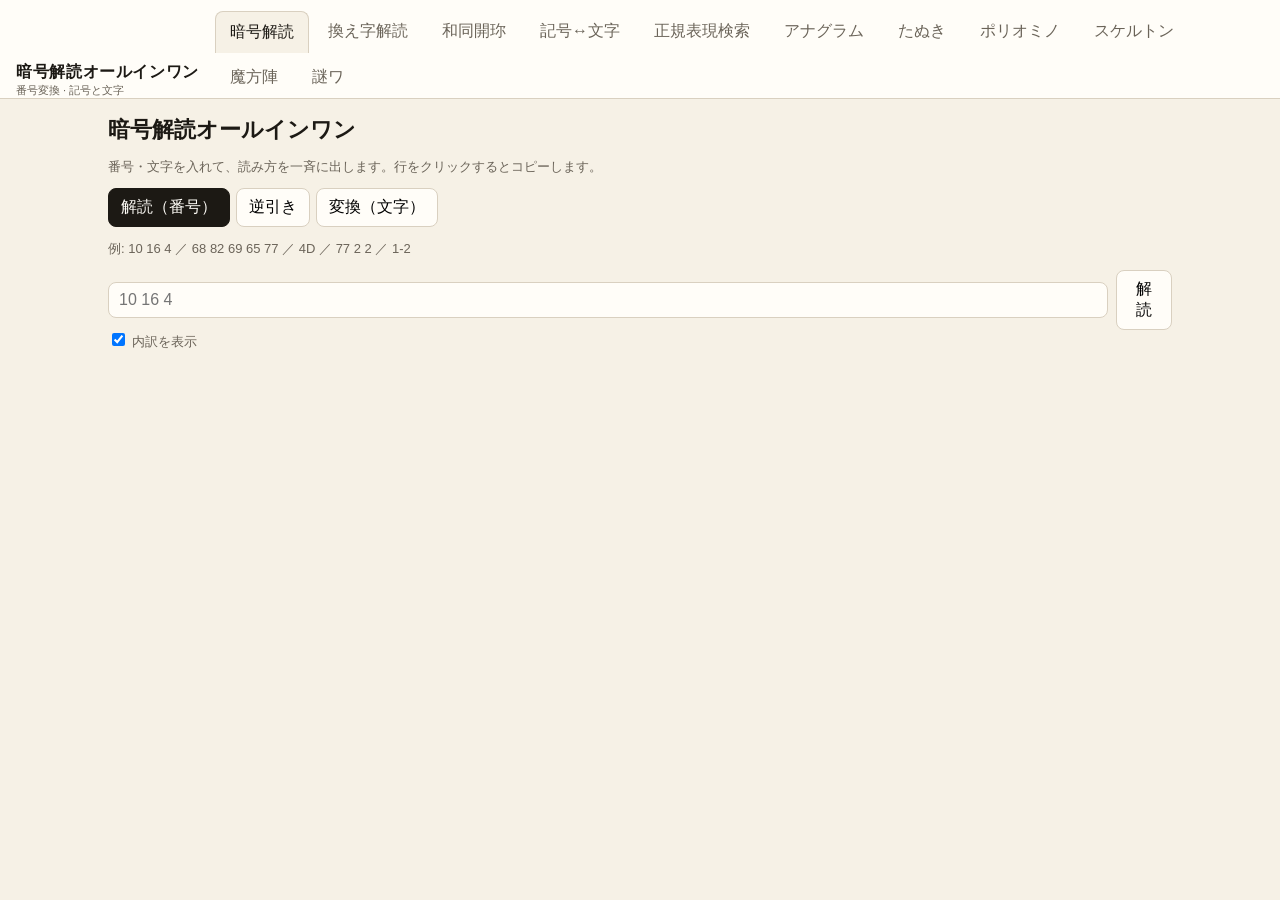
<file: docs/index.html>
<!DOCTYPE html>
<html lang="ja">
<head>
  <meta charset="UTF-8" />
  <meta name="viewport" content="width=device-width, initial-scale=1" />
  <title>ツール箱</title>
  <link rel="stylesheet" href="css/site.css" />
</head>
<body>
  <header class="site-header">
    <div class="site-brand">
      暗号解読オールインワン
      <small>番号変換 · 記号と文字</small>
    </div>
    <nav id="site-tabs" aria-label="ツール一覧"></nav>
  </header>
  <iframe id="tool-frame" title="ツール"></iframe>
  <script src="js/catalog.js?v=20260404r2"></script>
  <script src="js/shell.js?v=20260404r2"></script>
</body>
</html>
</file>
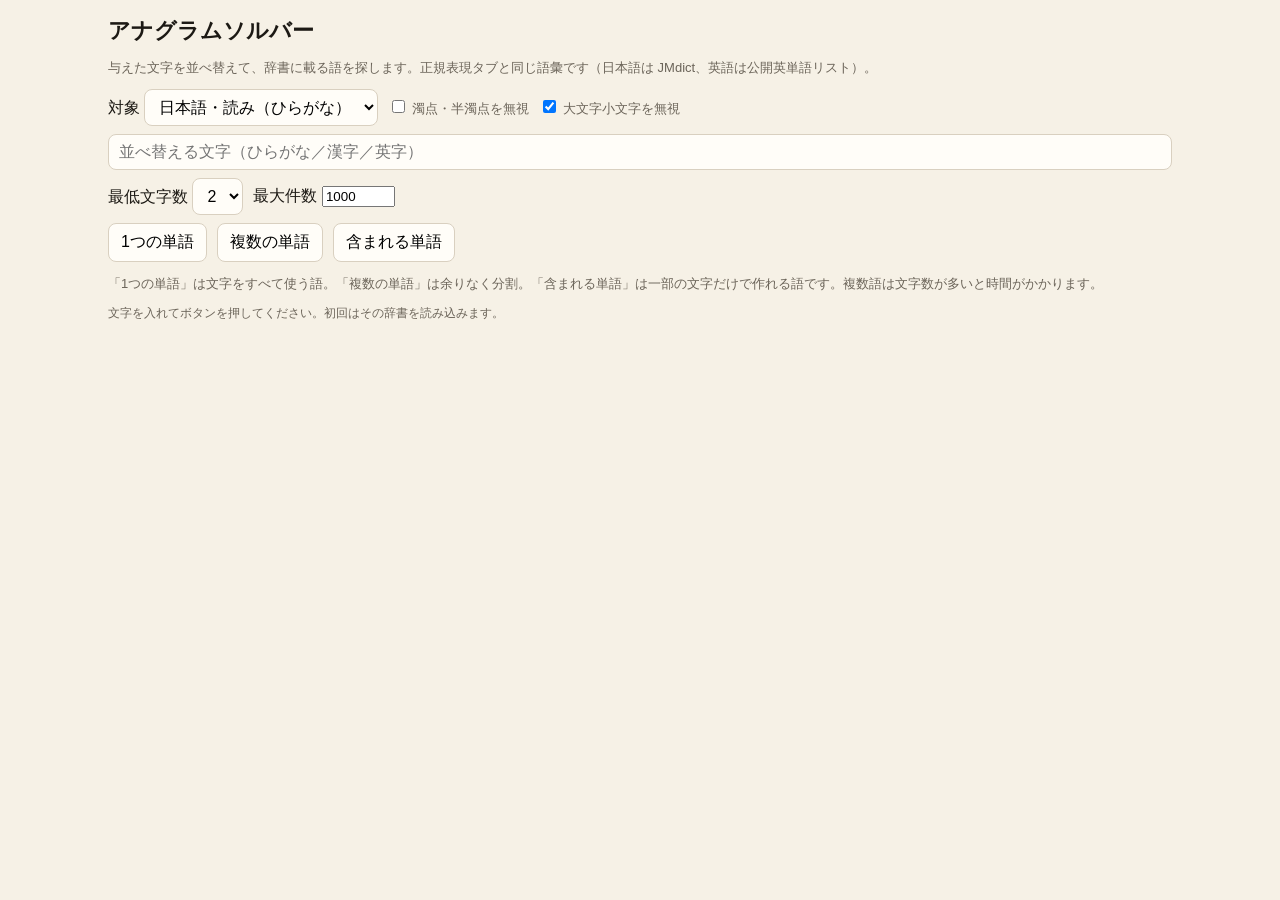
<file: docs/tools/ana/index.html>
<!DOCTYPE html>
<html lang="ja">
<head>
  <meta charset="UTF-8" />
  <meta name="viewport" content="width=device-width, initial-scale=1" />
  <title>アナグラムソルバー</title>
  <link rel="stylesheet" href="../../css/tool.css" />
  <link rel="stylesheet" href="ana.css" />
</head>
<body>
  <div class="wrap">
    <h1>アナグラムソルバー</h1>
    <p class="hint">与えた文字を並べ替えて、辞書に載る語を探します。正規表現タブと同じ語彙です（日本語は JMdict、英語は公開英単語リスト）。</p>

    <div class="toolbar">
      <label>対象
        <select id="src">
          <option value="hira">日本語・読み（ひらがな）</option>
          <option value="kanji">日本語・漢字</option>
          <option value="en">英語</option>
        </select>
      </label>
      <label class="chk"><input type="checkbox" id="daku" /> 濁点・半濁点を無視</label>
      <label class="chk"><input type="checkbox" id="icase" checked /> 大文字小文字を無視</label>
    </div>
    <div class="row">
      <input id="letters" type="text" lang="ja" placeholder="並べ替える文字（ひらがな／漢字／英字）" />
    </div>
    <div class="toolbar">
      <label>最低文字数
        <select id="minlen">
          <option value="1">1</option>
          <option value="2" selected>2</option>
          <option value="3">3</option>
          <option value="4">4</option>
        </select>
      </label>
      <label>最大件数
        <input id="limit" type="number" min="10" max="5000" value="1000" />
      </label>
    </div>
    <div class="toolbar">
      <button type="button" class="act" id="one">1つの単語</button>
      <button type="button" class="act" id="multi">複数の単語</button>
      <button type="button" class="act" id="sub">含まれる単語</button>
      <button type="button" class="act" id="stop" hidden>中止</button>
    </div>
    <p class="hint">「1つの単語」は文字をすべて使う語。「複数の単語」は余りなく分割。「含まれる単語」は一部の文字だけで作れる語です。複数語は文字数が多いと時間がかかります。</p>
    <p class="parsed" id="status">文字を入れてボタンを押してください。初回はその辞書を読み込みます。</p>
    <p class="err" id="err"></p>
    <p class="norm" id="norm"></p>
    <div class="hits" id="hits"></div>
  </div>
  <script src="app.js"></script>
</body>
</html>
</file>
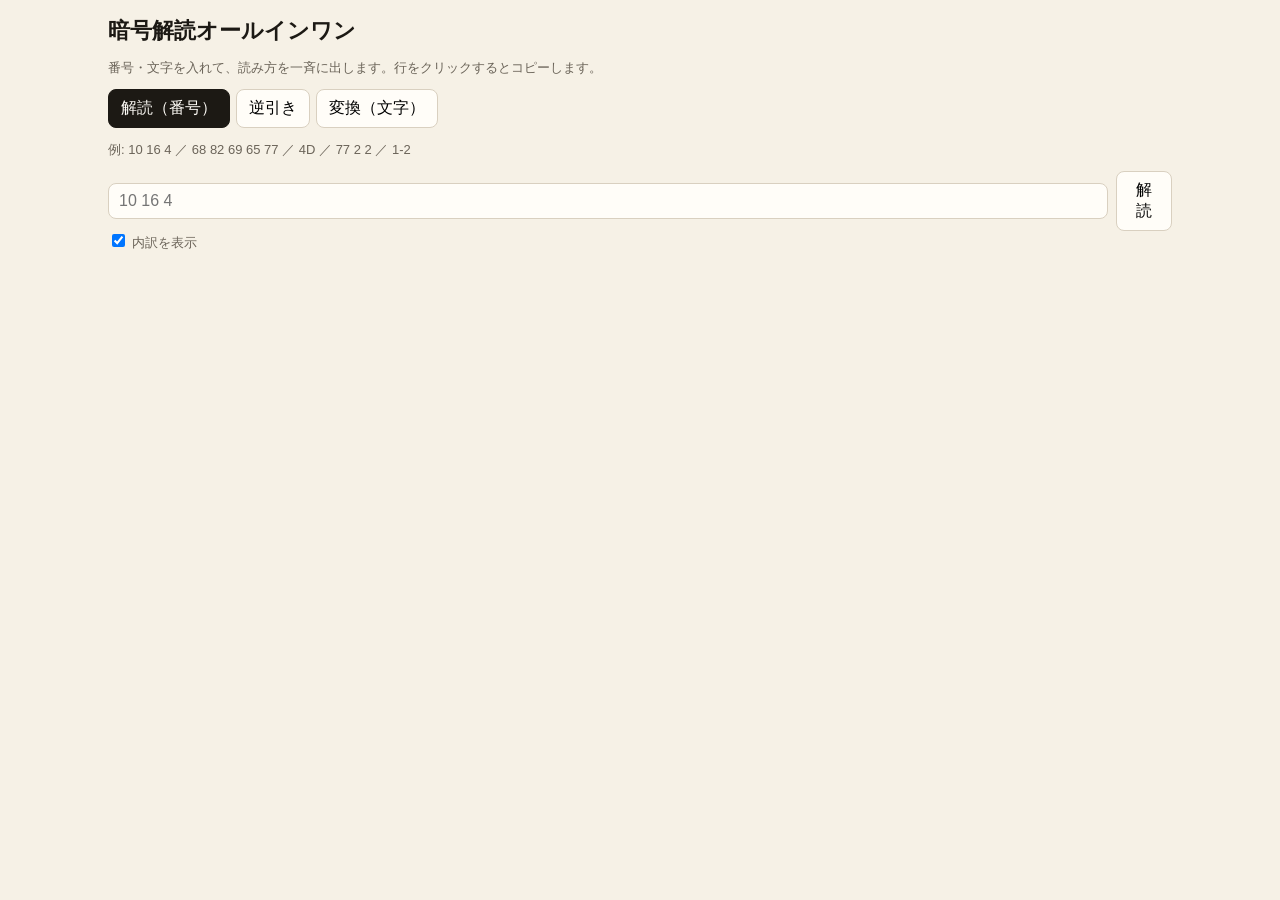
<file: docs/tools/cipher/index.html>
<!DOCTYPE html>
<html lang="ja">
<head>
  <meta charset="UTF-8" />
  <meta name="viewport" content="width=device-width, initial-scale=1" />
  <title>暗号解読オールインワン</title>
  <link rel="stylesheet" href="../../css/tool.css" />
</head>
<body>
  <div class="wrap">
    <h1>暗号解読オールインワン</h1>
    <p class="hint">番号・文字を入れて、読み方を一斉に出します。行をクリックするとコピーします。</p>
    <div class="inner-tabs" id="inner-tabs">
      <button type="button" class="inner-tab is-active" data-panel="fwd">解読（番号）</button>
      <button type="button" class="inner-tab" data-panel="rev">逆引き</button>
      <button type="button" class="inner-tab" data-panel="conv">変換（文字）</button>
    </div>

    <section class="panel is-on" id="panel-fwd">
      <p class="hint">例: 10 16 4 ／ 68 82 69 65 77 ／ 4D ／ 77 2 2 ／ 1-2</p>
      <div class="row">
        <input id="fwd-in" type="text" placeholder="10 16 4" />
        <button type="button" class="act" id="fwd-go">解読</button>
      </div>
      <label class="chk"><input type="checkbox" id="fwd-detail" checked /> 内訳を表示</label>
      <div class="parsed" id="fwd-parsed"></div>
      <div id="fwd-out"></div>
    </section>

    <section class="panel" id="panel-rev">
      <p class="hint">例: dream ／ ねたと ／ みかか ／ ねずみ たつ</p>
      <div class="row">
        <input id="rev-in" type="text" placeholder="dream" />
        <button type="button" class="act" id="rev-go">逆引き</button>
      </div>
      <div id="rev-out"></div>
    </section>

    <section class="panel" id="panel-conv">
      <p class="hint">Base64 / URL / モールス / 点字 / ルーン / ROT / ヴィジュネル / シーザー全シフト / 文字拾い</p>
      <textarea id="conv-in" placeholder="本文（例: このぶんしょうのこたえは）"></textarea>
      <div class="row" style="margin-top:8px">
        <input id="pick-idx" type="text" lang="ja" placeholder="文字拾い（n番目・例: 10 9 → たこ）" />
      </div>
      <div class="row" style="margin-top:8px">
        <input id="vig-key" type="text" placeholder="ヴィジュネル鍵（英字・例: LEMON）" />
      </div>
      <div class="toolbar">
        <button type="button" class="act" id="conv-go">変換</button>
        <label class="chk"><input type="checkbox" id="conv-caesar" checked /> シーザー +1〜+25</label>
      </div>
      <div id="conv-out"></div>
    </section>
  </div>
  <script src="tables.js?v=5"></script>
  <script src="engine.js?v=5"></script>
  <script src="ui.js?v=5"></script>
</body>
</html>
</file>
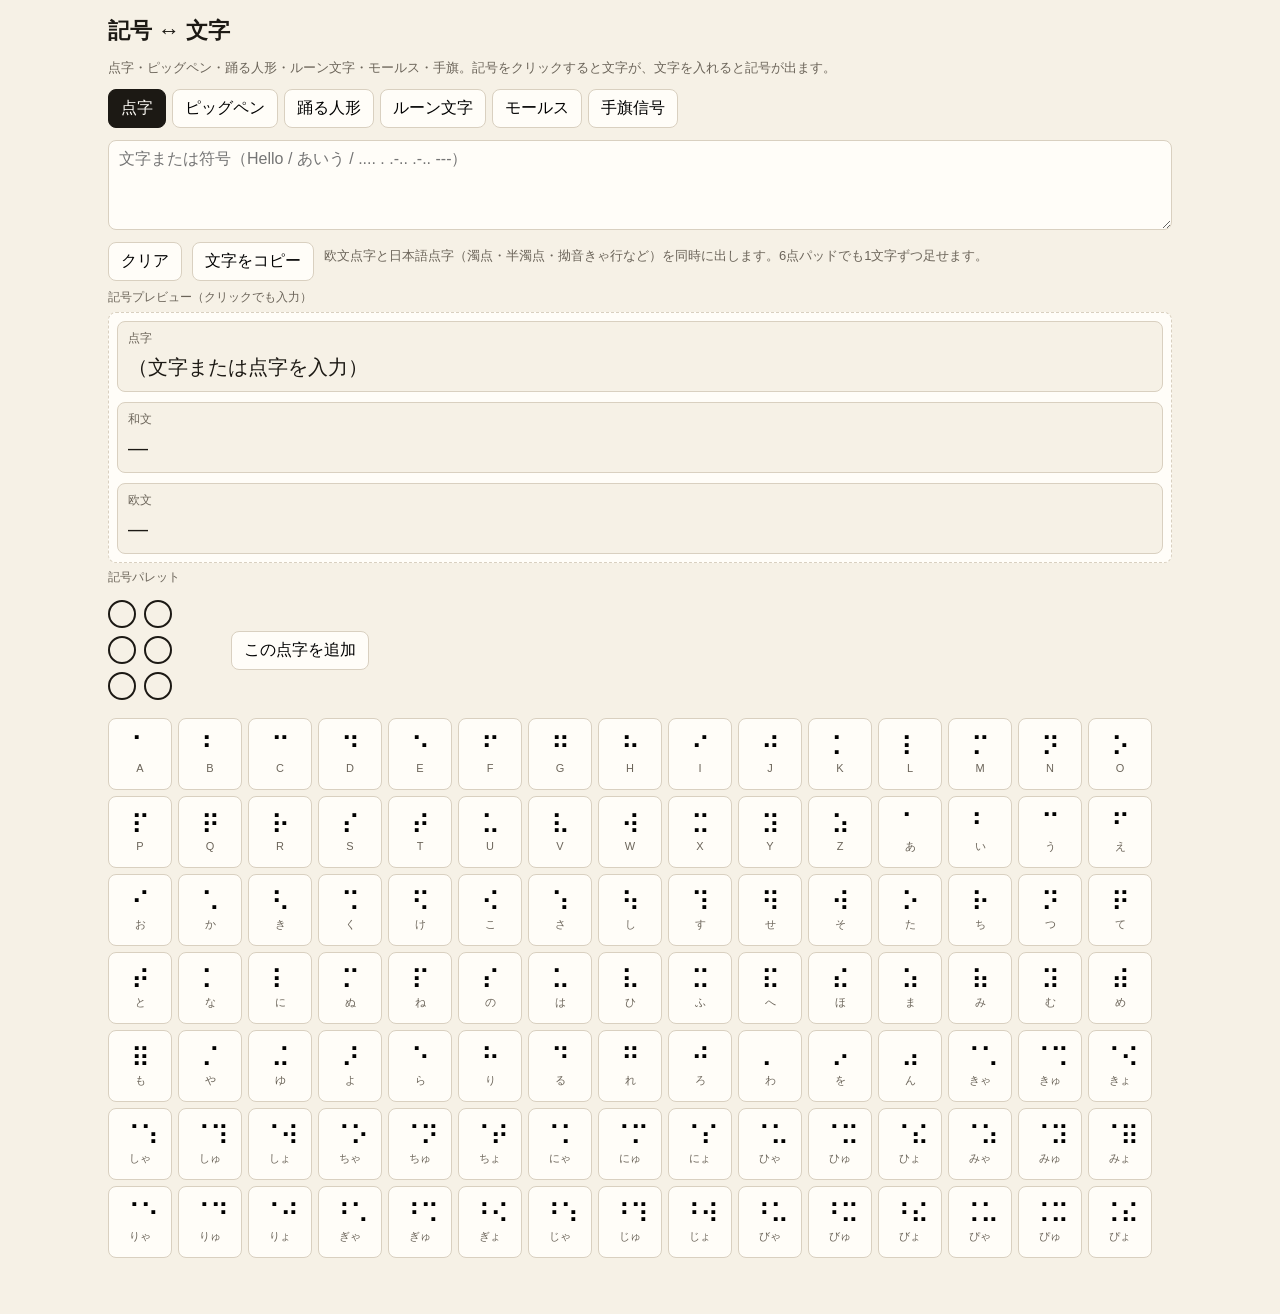
<file: docs/tools/glyphs/index.html>
<!DOCTYPE html>
<html lang="ja">
<head>
  <meta charset="UTF-8" />
  <meta name="viewport" content="width=device-width, initial-scale=1" />
  <title>記号↔文字</title>
  <link rel="stylesheet" href="../../css/tool.css" />
  <link rel="stylesheet" href="glyphs.css" />
</head>
<body>
  <div class="wrap">
    <h1>記号 ↔ 文字</h1>
    <p class="hint">点字・ピッグペン・踊る人形・ルーン文字・モールス・手旗。記号をクリックすると文字が、文字を入れると記号が出ます。</p>
    <div class="inner-tabs" id="kind-tabs">
      <button type="button" class="inner-tab is-active" data-kind="braille">点字</button>
      <button type="button" class="inner-tab" data-kind="pigpen">ピッグペン</button>
      <button type="button" class="inner-tab" data-kind="dancing">踊る人形</button>
      <button type="button" class="inner-tab" data-kind="rune">ルーン文字</button>
      <button type="button" class="inner-tab" data-kind="morse">モールス</button>
      <button type="button" class="inner-tab" data-kind="sema">手旗信号</button>
    </div>

    <textarea id="text" placeholder="文字または符号（Hello / あいう / .... . .-.. .-.. ---）"></textarea>
    <div class="toolbar">
      <button type="button" class="act" id="clear">クリア</button>
      <button type="button" class="act" id="copy-text">文字をコピー</button>
      <span class="hint" id="note"></span>
    </div>
    <div class="parsed">記号プレビュー（クリックでも入力）</div>
    <div class="preview" id="preview"></div>
    <div class="parsed">記号パレット</div>
    <div id="extra"></div>
    <div class="keys" id="keys"></div>
  </div>
  <script src="app.js?v=rune2"></script>
</body>
</html>
</file>
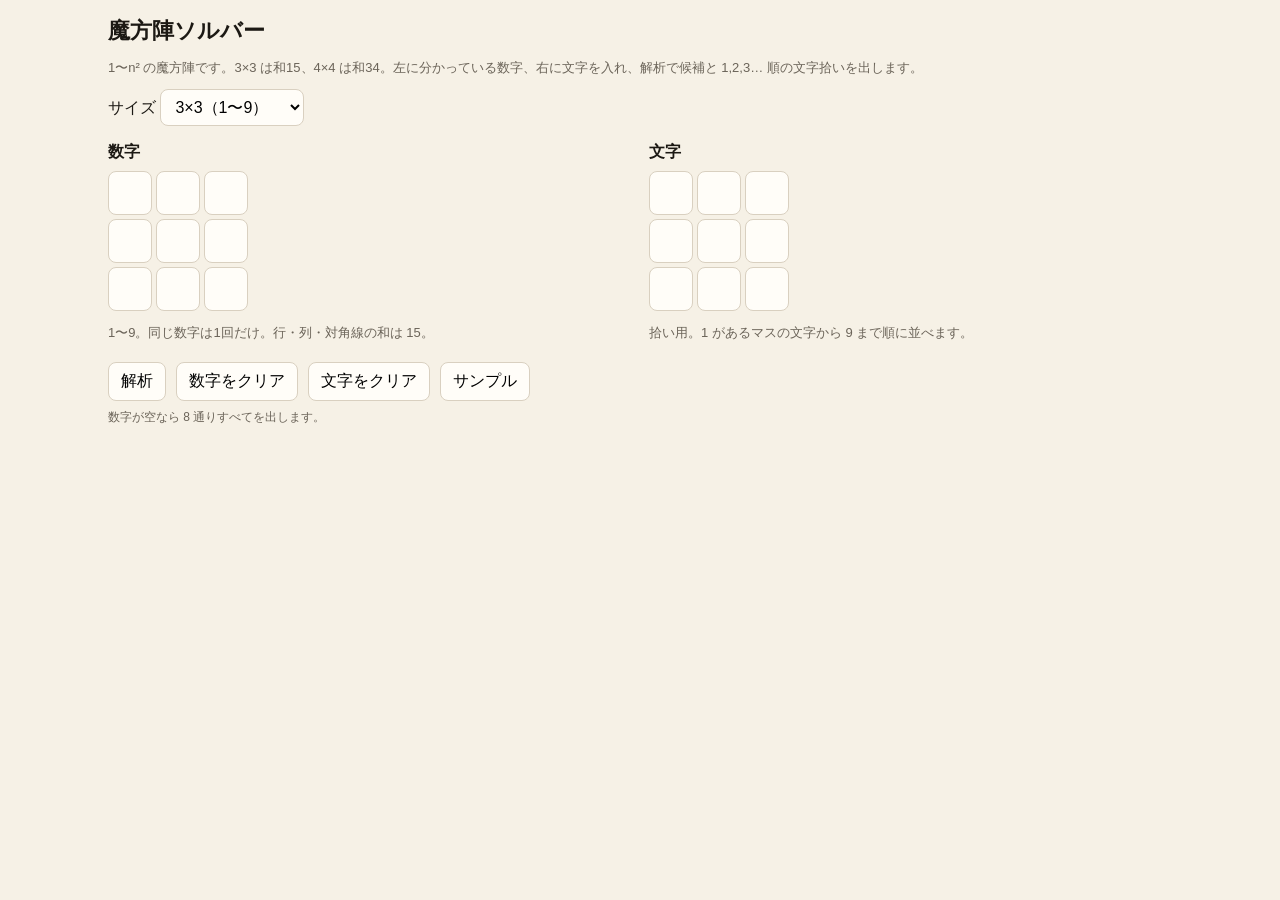
<file: docs/tools/magic/index.html>
<!DOCTYPE html>
<html lang="ja">
<head>
  <meta charset="UTF-8" />
  <meta name="viewport" content="width=device-width, initial-scale=1" />
  <title>魔方陣ソルバー</title>
  <link rel="stylesheet" href="../../css/tool.css" />
  <link rel="stylesheet" href="magic.css" />
</head>
<body>
  <div class="wrap">
    <h1>魔方陣ソルバー</h1>
    <p class="hint">1〜n² の魔方陣です。3×3 は和15、4×4 は和34。左に分かっている数字、右に文字を入れ、解析で候補と 1,2,3… 順の文字拾いを出します。</p>
    <div class="toolbar">
      <label>サイズ
        <select id="size">
          <option value="3">3×3（1〜9）</option>
          <option value="4">4×4（1〜16）</option>
        </select>
      </label>
    </div>
    <div class="layout">
      <section>
        <h2>数字</h2>
        <div class="grid-wrap" id="num-grid"></div>
        <p class="hint" id="num-hint">1〜9。同じ数字は1回だけ。行・列・対角線の和は15。</p>
      </section>
      <section>
        <h2>文字</h2>
        <div class="grid-wrap letters" id="ch-grid"></div>
        <p class="hint" id="ch-hint">拾い用。解析すると、1 があるマスの文字、次に 2…の順に並べます。</p>
      </section>
    </div>
    <div class="toolbar">
      <button type="button" class="act" id="go">解析</button>
      <button type="button" class="act" id="clear-num">数字をクリア</button>
      <button type="button" class="act" id="clear-ch">文字をクリア</button>
      <button type="button" class="act" id="sample">サンプル</button>
    </div>
    <p class="parsed" id="status">数字が空なら、3×3 は8通りすべてを出します。4×4 は多いので表示は一部です。</p>
    <p class="err" id="err"></p>
    <div id="sols" class="sols"></div>
  </div>
  <script src="app.js"></script>
</body>
</html>
</file>
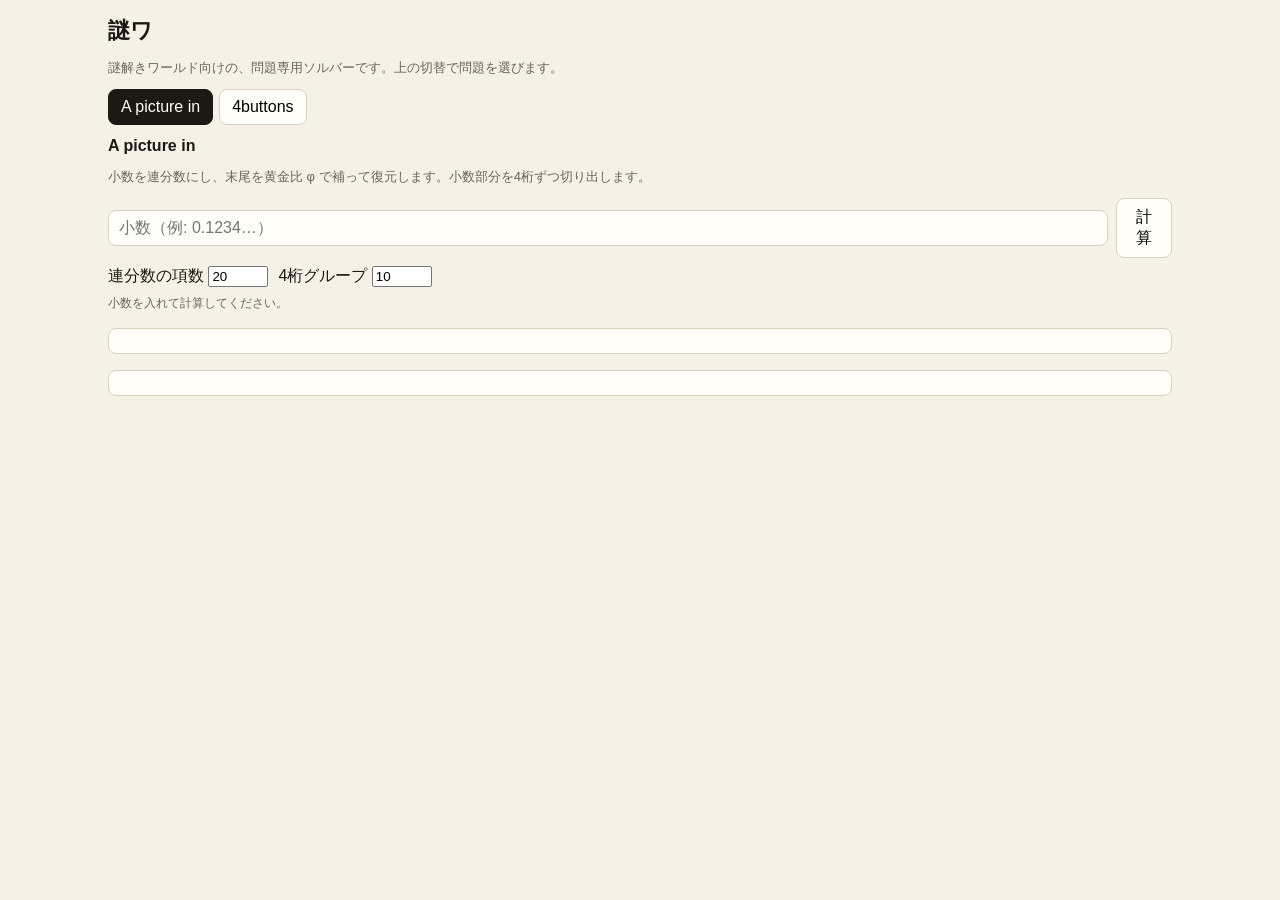
<file: docs/tools/nazowa/index.html>
<!DOCTYPE html>
<html lang="ja">
<head>
  <meta charset="UTF-8" />
  <meta name="viewport" content="width=device-width, initial-scale=1" />
  <title>謎ワ</title>
  <link rel="stylesheet" href="../../css/tool.css" />
  <link rel="stylesheet" href="nazowa.css" />
</head>
<body>
  <div class="wrap">
    <h1>謎ワ</h1>
    <p class="hint">謎解きワールド向けの、問題専用ソルバーです。上の切替で問題を選びます。</p>
    <div class="inner-tabs" id="inner-tabs">
      <button type="button" class="inner-tab is-active" data-panel="pic">A picture in</button>
      <button type="button" class="inner-tab" data-panel="btns">4buttons</button>
    </div>

    <section class="panel is-on" id="panel-pic">
      <h2>A picture in</h2>
      <p class="hint">小数を連分数にし、末尾を黄金比 φ で補って復元します。小数部分を4桁ずつ切り出します。</p>
      <div class="row">
        <input id="pic-in" type="text" inputmode="decimal" placeholder="小数（例: 0.1234…）" />
        <button type="button" class="act" id="pic-go">計算</button>
      </div>
      <div class="toolbar">
        <label>連分数の項数
          <input id="pic-terms" type="number" min="3" max="40" value="20" />
        </label>
        <label>4桁グループ
          <input id="pic-groups" type="number" min="1" max="25" value="10" />
        </label>
      </div>
      <p class="parsed" id="pic-status">小数を入れて計算してください。</p>
      <p class="err" id="pic-err"></p>
      <pre class="mono" id="pic-cf"></pre>
      <pre class="mono" id="pic-val"></pre>
      <ol id="pic-chunks" class="chunks"></ol>
    </section>

    <section class="panel" id="panel-btns">
      <h2>4buttons</h2>
      <p class="hint" id="phaseHint">Step 1を入力してください</p>
      <div class="btns-card">
        <div class="status-grid">
          <div>
            <h3>色対応</h3>
            <p id="mappingText" class="mono">未設定</p>
          </div>
          <div>
            <h3>初期値</h3>
            <p id="initialText" class="mono">—</p>
          </div>
          <div>
            <h3>現在残数</h3>
            <p id="remainingText" class="remaining">—</p>
          </div>
        </div>
      </div>
      <div class="btns-card">
        <h3 id="sequenceTitle">Step 1</h3>
        <p id="sequenceText" class="sequence">（未入力）</p>
      </div>
      <div class="btns-card recommend-panel" id="recommendPanel" hidden>
        <h3>次に押す色</h3>
        <div id="recommendBody"></div>
        <button type="button" class="act" id="confirmBtn" hidden>この色を押した</button>
      </div>
      <div class="btns-card" id="wallPanel" hidden>
        <h3>壁から返ってきた色</h3>
        <p class="hint">壁が表示した色をタップしてください</p>
      </div>
      <div class="btns-card">
        <h3 id="colorButtonsTitle">色を選択</h3>
        <div class="color-grid" id="colorButtons"></div>
      </div>
      <div class="btns-card">
        <h3>履歴</h3>
        <ol id="historyList" class="history"></ol>
      </div>
      <div class="toolbar">
        <button type="button" class="act" id="undoBtn">1手戻す</button>
        <button type="button" class="act" id="resetBtn">最初から</button>
      </div>
    </section>
  </div>
  <script src="app.js"></script>
</body>
</html>
</file>
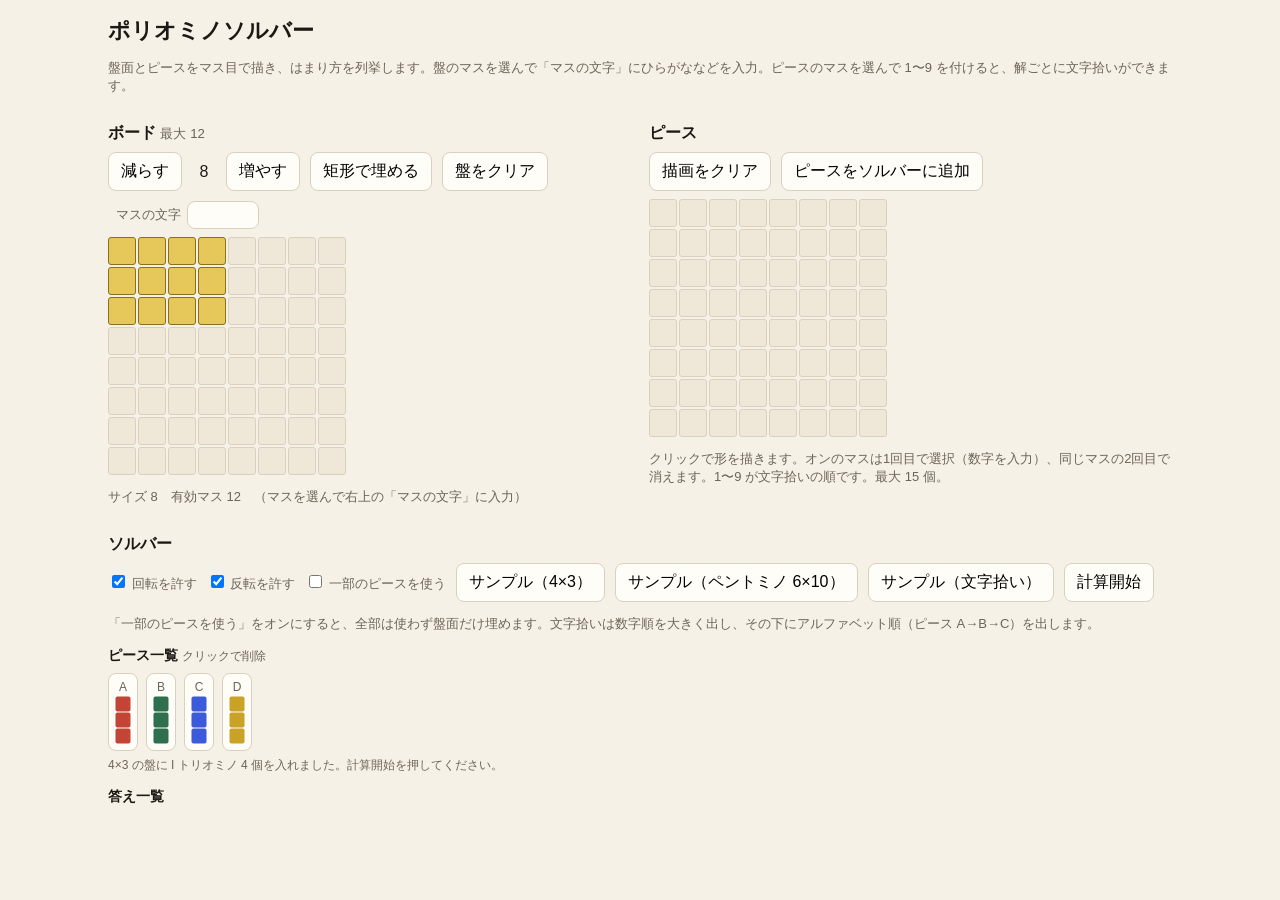
<file: docs/tools/poly/index.html>
<!DOCTYPE html>
<html lang="ja">
<head>
  <meta charset="UTF-8" />
  <meta name="viewport" content="width=device-width, initial-scale=1" />
  <title>ポリオミノソルバー</title>
  <link rel="stylesheet" href="../../css/tool.css" />
  <link rel="stylesheet" href="poly.css" />
</head>
<body>
  <div class="wrap">
    <h1>ポリオミノソルバー</h1>
    <p class="hint">盤面とピースをマス目で描き、はまり方を列挙します。盤のマスを選んで「マスの文字」にひらがななどを入力。ピースのマスを選んで 1〜9 を付けると、解ごとに文字拾いができます。</p>

    <div class="editors">
      <section>
        <h2>ボード <small>最大 12</small></h2>
        <div class="toolbar">
          <button type="button" class="act" id="board-minus">減らす</button>
          <span id="board-size-lab">8</span>
          <button type="button" class="act" id="board-plus">増やす</button>
          <button type="button" class="act" id="board-fill">矩形で埋める</button>
          <button type="button" class="act" id="board-clear">盤をクリア</button>
          <label class="cell-char-lab">マスの文字
            <input id="cell-char" type="text" lang="ja" autocomplete="off" spellcheck="false" />
          </label>
        </div>
        <div class="grid-wrap board-theme" id="board-grid"></div>
        <p class="hint" id="board-stat"></p>
      </section>
      <section>
        <h2>ピース</h2>
        <div class="toolbar">
          <button type="button" class="act" id="piece-clear">描画をクリア</button>
          <button type="button" class="act" id="piece-add">ピースをソルバーに追加</button>
        </div>
        <div class="grid-wrap piece-theme" id="piece-grid"></div>
        <p class="hint">クリックで形を描きます。オンのマスは1回目で選択（数字を入力）、同じマスの2回目で消えます。1〜9 が文字拾いの順です。最大 15 個。</p>
      </section>
    </div>

    <h2>ソルバー</h2>
    <div class="toolbar">
      <label class="chk"><input type="checkbox" id="opt-rot" checked /> 回転を許す</label>
      <label class="chk"><input type="checkbox" id="opt-flip" checked /> 反転を許す</label>
      <label class="chk"><input type="checkbox" id="opt-subset" /> 一部のピースを使う</label>
      <button type="button" class="act" id="sample">サンプル（4×3）</button>
      <button type="button" class="act" id="sample-pent">サンプル（ペントミノ 6×10）</button>
      <button type="button" class="act" id="sample-pick">サンプル（文字拾い）</button>
      <button type="button" class="act" id="solve">計算開始</button>
      <button type="button" class="act" id="stop" hidden>中止</button>
    </div>
    <p class="hint">「一部のピースを使う」をオンにすると、全部は使わず盤面だけ埋めます。文字拾いは数字順を大きく出し、その下にアルファベット順（ピース A→B→C）を出します。</p>

    <h3>ピース一覧 <small>クリックで削除</small></h3>
    <div id="piece-list" class="piece-list"></div>

    <p class="parsed" id="status">サンプルを入れるか、盤とピースを設定して計算開始。</p>
    <h3>答え一覧</h3>
    <div id="sols" class="sols"></div>
  </div>
  <script src="app.js"></script>
</body>
</html>
</file>
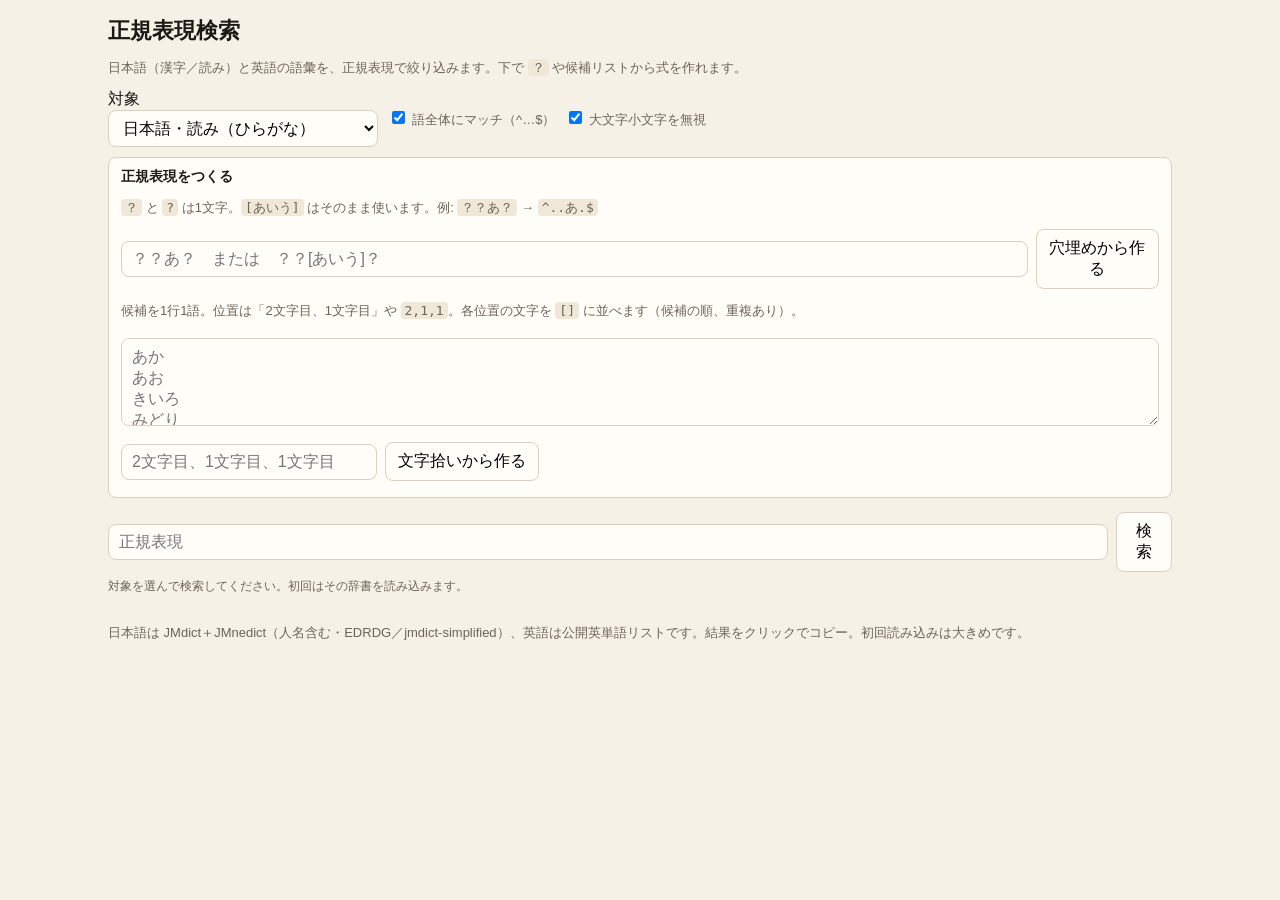
<file: docs/tools/regex/index.html>
<!DOCTYPE html>
<html lang="ja">
<head>
  <meta charset="UTF-8" />
  <meta name="viewport" content="width=device-width, initial-scale=1" />
  <title>正規表現検索</title>
  <link rel="stylesheet" href="../../css/tool.css" />
  <style>
    .hits { display: flex; flex-wrap: wrap; gap: 6px; margin-top: 10px; }
    .hits span {
      background: var(--paper-2);
      border: 1px solid var(--line);
      border-radius: 6px;
      padding: 4px 8px;
      font-family: Consolas, "Yu Gothic UI", monospace;
      cursor: pointer;
    }
    .err { color: #8b3d2f; }
    .make {
      border: 1px solid var(--line);
      background: var(--paper-2);
      border-radius: 8px;
      padding: 10px 12px;
      margin: 10px 0 14px;
    }
    .make h2 { font-size: 14px; margin: 0 0 8px; }
    .make textarea { min-height: 88px; margin: 6px 0; }
    .make .row { margin: 6px 0; }
    .out {
      font-family: Consolas, "Yu Gothic UI", monospace;
      background: #efe8d8;
      padding: 2px 6px;
      border-radius: 4px;
    }
    #pos { max-width: 16em; }

  </style>
</head>
<body>
  <div class="wrap">
    <h1>正規表現検索</h1>
    <p class="hint">日本語（漢字／読み）と英語の語彙を、正規表現で絞り込みます。下で <code>？</code> や候補リストから式を作れます。</p>
    <div class="toolbar">
      <label>対象
        <select id="src">
          <option value="hira">日本語・読み（ひらがな）</option>
          <option value="kanji">日本語・漢字</option>
          <option value="en">英語</option>
        </select>
      </label>
      <label class="chk"><input type="checkbox" id="full" checked /> 語全体にマッチ（^…$）</label>
      <label class="chk"><input type="checkbox" id="icase" checked /> 大文字小文字を無視</label>
    </div>
    <div class="make">
      <h2>正規表現をつくる</h2>
      <p class="hint"><code>？</code> と <code>?</code> は1文字。<code>[あいう]</code> はそのまま使います。例: <code>？？あ？</code> → <code>^..あ.$</code></p>
      <div class="row">
        <input id="hole" type="text" lang="ja" placeholder="？？あ？　または　？？[あいう]？" />
        <button type="button" class="act" id="hole-go">穴埋めから作る</button>
      </div>
      <p class="hint">候補を1行1語。位置は「2文字目、1文字目」や <code>2,1,1</code>。各位置の文字を <code>[]</code> に並べます（候補の順、重複あり）。</p>
      <textarea id="cands" placeholder="あか&#10;あお&#10;きいろ&#10;みどり"></textarea>
      <div class="row">
        <input id="pos" type="text" lang="ja" placeholder="2文字目、1文字目、1文字目" />
        <button type="button" class="act" id="pick-go">文字拾いから作る</button>
      </div>
      <p class="parsed" id="made"></p>
    </div>
    <div class="row">
      <input id="pat" type="text" placeholder="正規表現" />
      <button type="button" class="act" id="go">検索</button>
    </div>
    <p class="parsed" id="status">対象を選んで検索してください。初回はその辞書を読み込みます。</p>
    <p class="err" id="err"></p>
    <div class="hits" id="hits"></div>
    <p class="hint">日本語は JMdict＋JMnedict（人名含む・EDRDG／jmdict-simplified）、英語は公開英単語リストです。結果をクリックでコピー。初回読み込みは大きめです。</p>
  </div>
  <script src="app.js"></script>
</body>
</html>
</file>
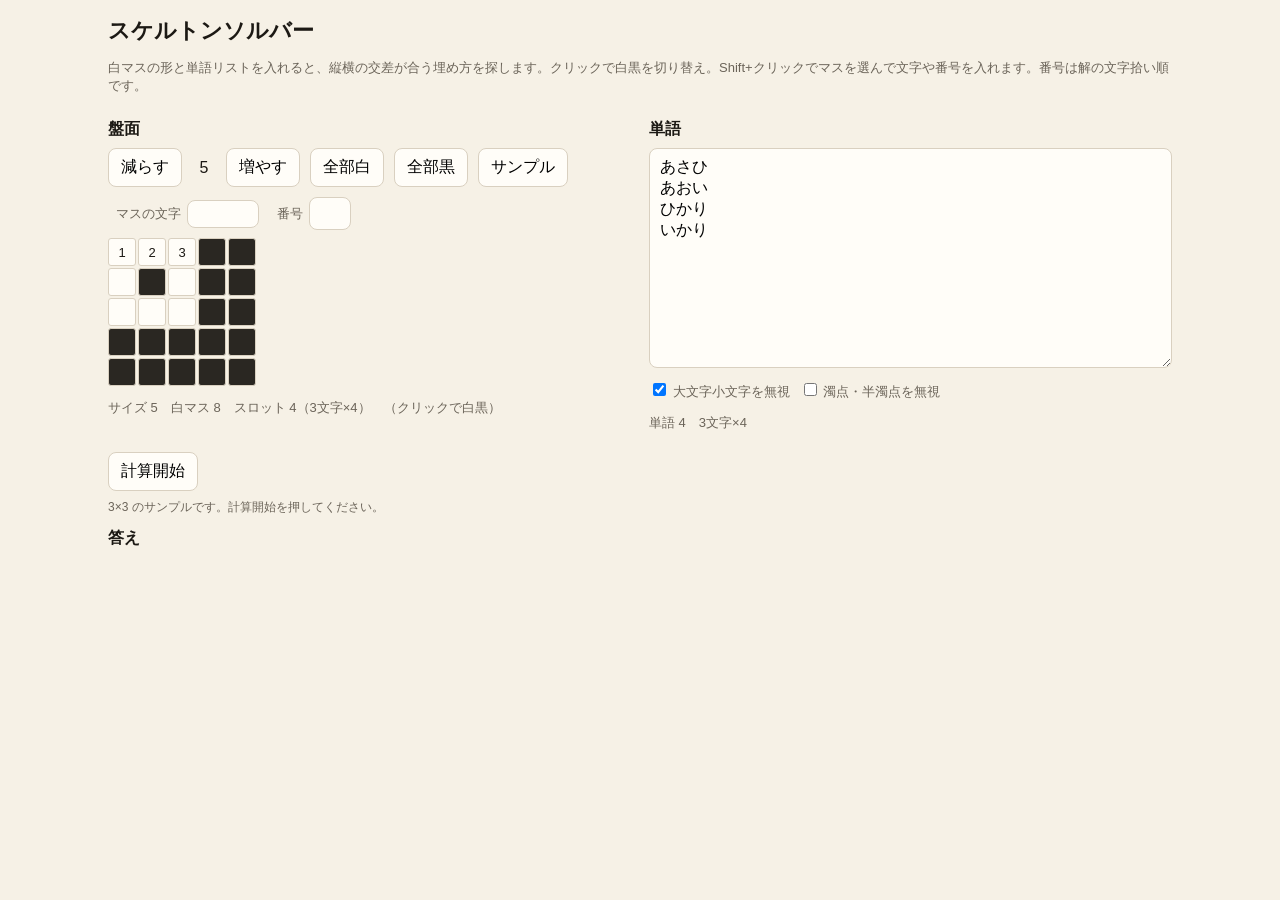
<file: docs/tools/skel/index.html>
<!DOCTYPE html>
<html lang="ja">
<head>
  <meta charset="UTF-8" />
  <meta name="viewport" content="width=device-width, initial-scale=1" />
  <title>スケルトンソルバー</title>
  <link rel="stylesheet" href="../../css/tool.css" />
  <link rel="stylesheet" href="skel.css?v=3" />
</head>
<body>
  <div class="wrap">
    <h1>スケルトンソルバー</h1>
    <p class="hint">白マスの形と単語リストを入れると、縦横の交差が合う埋め方を探します。クリックで白黒を切り替え。Shift+クリックでマスを選んで文字や番号を入れます。番号は解の文字拾い順です。</p>

    <div class="layout">
      <section>
        <h2>盤面</h2>
        <div class="toolbar">
          <button type="button" class="act" id="minus">減らす</button>
          <span id="size-lab">7</span>
          <button type="button" class="act" id="plus">増やす</button>
          <button type="button" class="act" id="fill">全部白</button>
          <button type="button" class="act" id="clear-board">全部黒</button>
          <button type="button" class="act" id="sample">サンプル</button>
          <label class="cell-char-lab">マスの文字
            <input id="cell-char" type="text" lang="ja" autocomplete="off" spellcheck="false" />
          </label>
          <label class="cell-char-lab">番号
            <input id="cell-num" type="text" inputmode="numeric" autocomplete="off" />
          </label>
        </div>
        <div class="grid-wrap" id="grid"></div>
        <p class="hint" id="board-stat"></p>
      </section>
      <section>
        <h2>単語</h2>
        <textarea id="words" placeholder="1行に1語（例: あさひ）"></textarea>
        <div class="toolbar">
          <label class="chk"><input type="checkbox" id="icase" checked /> 大文字小文字を無視</label>
          <label class="chk"><input type="checkbox" id="daku" /> 濁点・半濁点を無視</label>
        </div>
        <p class="hint" id="slot-stat"></p>
      </section>
    </div>

    <div class="toolbar">
      <button type="button" class="act" id="solve">計算開始</button>
      <button type="button" class="act" id="stop" hidden>中止</button>
    </div>
    <p class="parsed" id="status">クリックで白黒を切り替えます。白マスがスロット（2マス以上の連続）になります。</p>
    <h2>答え</h2>
    <div id="sols" class="sols"></div>
  </div>
  <script src="app.js?v=3"></script>
</body>
</html>
</file>
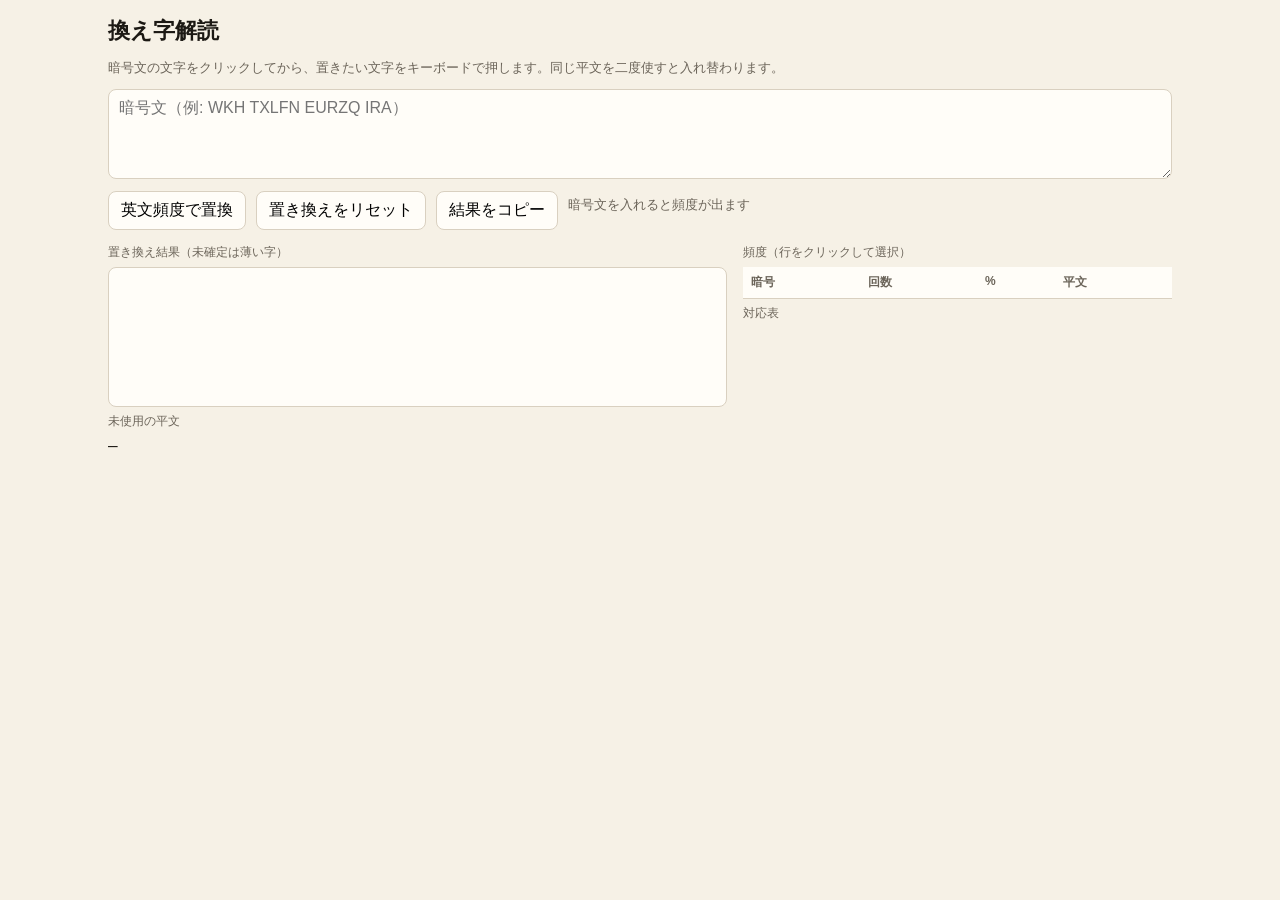
<file: docs/tools/sub/index.html>
<!DOCTYPE html>
<html lang="ja">
<head>
  <meta charset="UTF-8" />
  <meta name="viewport" content="width=device-width, initial-scale=1" />
  <title>換え字解読</title>
  <link rel="stylesheet" href="../../css/tool.css" />
  <link rel="stylesheet" href="sub.css" />
</head>
<body>
  <div class="wrap">
    <h1>換え字解読</h1>
    <p class="hint">暗号文の文字をクリックしてから、置きたい文字をキーボードで押します。同じ平文を二度使すと入れ替わります。</p>
    <textarea id="cipher" placeholder="暗号文（例: WKH TXLFN EURZQ IRA）"></textarea>
    <div class="toolbar">
      <button type="button" class="act" id="freq-en">英文頻度で置換</button>
      <button type="button" class="act" id="reset">置き換えをリセット</button>
      <button type="button" class="act" id="copy">結果をコピー</button>
      <span class="hint" id="stats"></span>
    </div>
    <div class="grid">
      <div>
        <div class="parsed">置き換え結果（未確定は薄い字）</div>
        <div class="board" id="board"></div>
        <div class="parsed">未使用の平文</div>
        <div id="unused" class="unused"></div>
      </div>
      <div>
        <div class="parsed">頻度（行をクリックして選択）</div>
        <div id="freq"></div>
        <div class="parsed">対応表</div>
        <div id="map" class="map"></div>
      </div>
    </div>
  </div>
  <script src="app.js"></script>
</body>
</html>
</file>
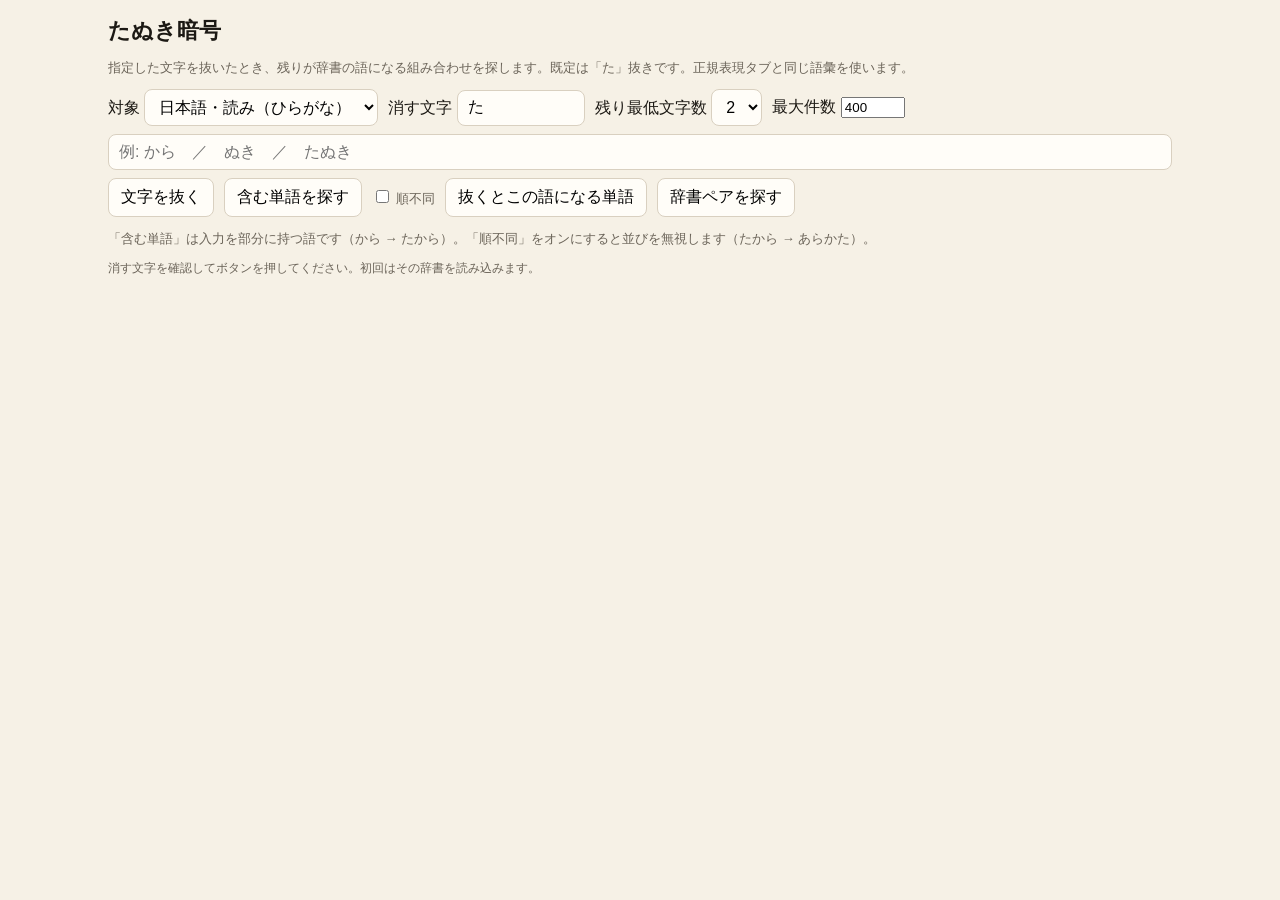
<file: docs/tools/tanuki/index.html>
<!DOCTYPE html>
<html lang="ja">
<head>
  <meta charset="UTF-8" />
  <meta name="viewport" content="width=device-width, initial-scale=1" />
  <title>たぬき暗号</title>
  <link rel="stylesheet" href="../../css/tool.css" />
  <link rel="stylesheet" href="tanuki.css" />
</head>
<body>
  <div class="wrap">
    <h1>たぬき暗号</h1>
    <p class="hint">指定した文字を抜いたとき、残りが辞書の語になる組み合わせを探します。既定は「た」抜きです。正規表現タブと同じ語彙を使います。</p>

    <div class="toolbar">
      <label>対象
        <select id="src">
          <option value="hira">日本語・読み（ひらがな）</option>
          <option value="kanji">日本語・漢字</option>
          <option value="en">英語</option>
        </select>
      </label>
      <label>消す文字
        <input id="drop" type="text" lang="ja" value="た" />
      </label>
      <label>残り最低文字数
        <select id="minlen">
          <option value="1">1</option>
          <option value="2" selected>2</option>
          <option value="3">3</option>
          <option value="4">4</option>
        </select>
      </label>
      <label>最大件数
        <input id="limit" type="number" min="10" max="5000" value="400" />
      </label>
    </div>
    <div class="row">
      <input id="text" type="text" lang="ja" placeholder="例: から　／　ぬき　／　たぬき" />
    </div>
    <div class="toolbar">
      <button type="button" class="act" id="decode">文字を抜く</button>
      <button type="button" class="act" id="contain">含む単語を探す</button>
      <label class="chk"><input type="checkbox" id="anagram" /> 順不同</label>
      <button type="button" class="act" id="encode">抜くとこの語になる単語</button>
      <button type="button" class="act" id="pairs">辞書ペアを探す</button>
    </div>
    <p class="hint">「含む単語」は入力を部分に持つ語です（から → たから）。「順不同」をオンにすると並びを無視します（たから → あらかた）。</p>
    <p class="parsed" id="status">消す文字を確認してボタンを押してください。初回はその辞書を読み込みます。</p>
    <p class="err" id="err"></p>
    <p class="norm" id="norm"></p>
    <div class="hits" id="hits"></div>
  </div>
  <script src="app.js"></script>
</body>
</html>
</file>
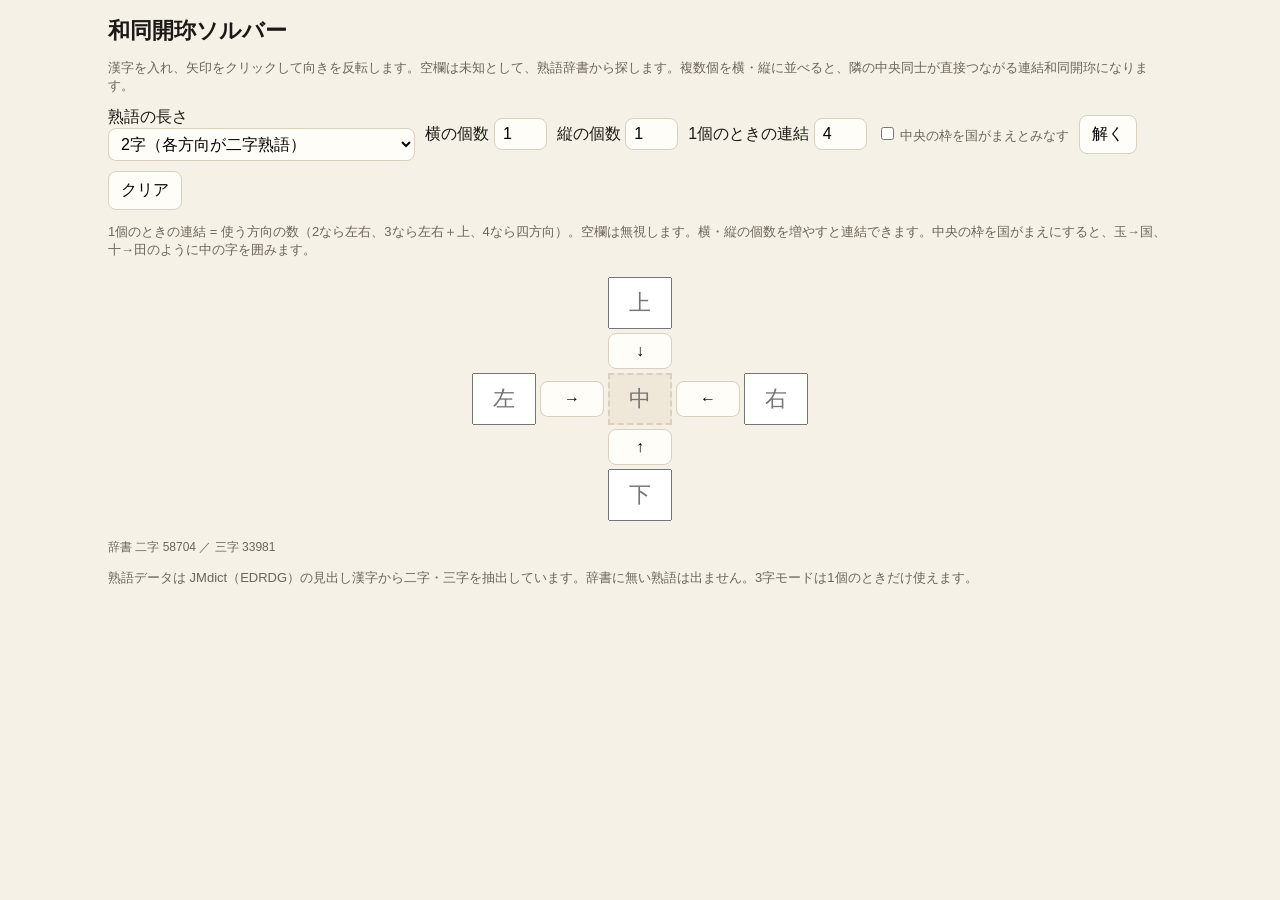
<file: docs/tools/wadou/index.html>
<!DOCTYPE html>
<html lang="ja">
<head>
  <meta charset="UTF-8" />
  <meta name="viewport" content="width=device-width, initial-scale=1" />
  <title>和同開珎ソルバー</title>
  <link rel="stylesheet" href="../../css/tool.css" />
  <link rel="stylesheet" href="wadou.css" />
</head>
<body>
  <div class="wrap">
    <h1>和同開珎ソルバー</h1>
    <p class="hint">漢字を入れ、矢印をクリックして向きを反転します。空欄は未知として、熟語辞書から探します。複数個を横・縦に並べると、隣の中央同士が直接つながる連結和同開珎になります。</p>
    <div class="toolbar">
      <label>熟語の長さ
        <select id="wlen">
          <option value="2" selected>2字（各方向が二字熟語）</option>
          <option value="3">3字（縦・横が三字熟語）</option>
        </select>
      </label>
      <label>横の個数
        <input id="ncols" type="number" min="1" max="4" value="1" />
      </label>
      <label>縦の個数
        <input id="nrows" type="number" min="1" max="3" value="1" />
      </label>
      <label id="nconn-wrap">1個のときの連結
        <input id="nconn" type="number" min="1" max="4" value="4" />
      </label>
      <label class="chk"><input type="checkbox" id="kuni" /> 中央の枠を国がまえとみなす</label>
      <button type="button" class="act" id="solve">解く</button>
      <button type="button" class="act" id="clear">クリア</button>
    </div>
    <p class="hint" id="mode-hint"></p>
    <div class="coin-scroll">
      <div class="coin" id="coin"></div>
    </div>
    <div class="parsed" id="status">辞書を読み込み中…</div>
    <div id="out"></div>
    <p class="hint">熟語データは JMdict（EDRDG）の見出し漢字から二字・三字を抽出しています。辞書に無い熟語は出ません。3字モードは1個のときだけ使えます。</p>
  </div>
  <script src="app.js"></script>
</body>
</html>
</file>
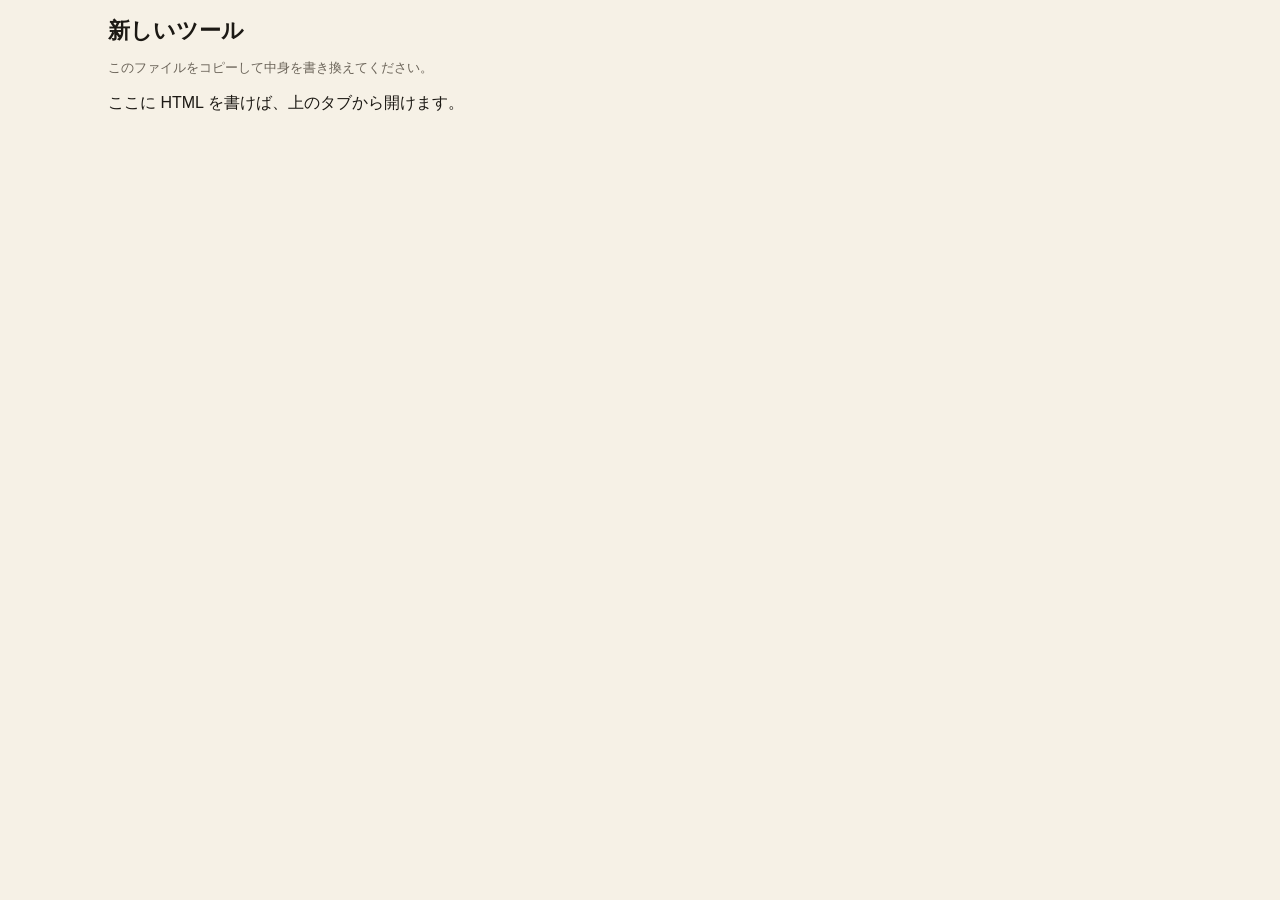
<file: docs/tools/_template.html>
<!DOCTYPE html>
<html lang="ja">
<head>
  <meta charset="UTF-8" />
  <meta name="viewport" content="width=device-width, initial-scale=1" />
  <title>新しいツール</title>
  <link rel="stylesheet" href="../css/tool.css" />
</head>
<body>
  <div class="wrap">
    <h1>新しいツール</h1>
    <p class="hint">このファイルをコピーして中身を書き換えてください。</p>
    <p>ここに HTML を書けば、上のタブから開けます。</p>
  </div>
</body>
</html>
</file>
<file: docs/css/site.css>
:root {
  --ink: #1c1914;
  --muted: #6b6459;
  --paper: #f6f1e6;
  --paper-2: #fffdf8;
  --line: #d9d0c0;
  --accent: #8b3d2f;
  --accent-2: #2f4a3c;
  --tab: #efe8d8;
}

* { box-sizing: border-box; }

html, body {
  height: 100%;
  margin: 0;
  background: var(--paper);
  color: var(--ink);
  font-family: "Yu Gothic UI", "Hiragino Sans", sans-serif;
}

body {
  display: flex;
  flex-direction: column;
}

.site-header {
  display: flex;
  flex-wrap: wrap;
  align-items: flex-end;
  gap: 8px 16px;
  padding: 10px 16px 0;
  border-bottom: 1px solid var(--line);
  background: var(--paper-2);
}

.site-brand {
  font-weight: 700;
  letter-spacing: 0.04em;
  white-space: nowrap;
}

.site-brand small {
  display: block;
  font-weight: 400;
  color: var(--muted);
  font-size: 11px;
  letter-spacing: 0;
}

#site-tabs {
  display: flex;
  flex-wrap: wrap;
  gap: 4px;
  flex: 1 1 12em;
  overflow: visible;
}

.site-tab {
  border: 1px solid transparent;
  border-bottom: none;
  background: transparent;
  color: var(--muted);
  padding: 10px 14px;
  cursor: pointer;
  border-radius: 8px 8px 0 0;
  font: inherit;
}

.site-tab.is-active {
  background: var(--paper);
  color: var(--ink);
  border-color: var(--line);
  position: relative;
  top: 1px;
}

#tool-frame {
  flex: 1;
  width: 100%;
  border: 0;
  background: var(--paper);
}
</file>
<file: docs/css/tool.css>
:root {
  --ink: #1c1914;
  --muted: #6b6459;
  --paper: #f6f1e6;
  --paper-2: #fffdf8;
  --line: #d9d0c0;
  --accent: #8b3d2f;
  --code: #eef3f8;
  --ok: #eaf4ea;
  --warn: #fff4e8;
  --shift: #f4eef8;
}

* { box-sizing: border-box; }
html, body {
  margin: 0;
  background: var(--paper);
  color: var(--ink);
  font-family: "Yu Gothic UI", "Hiragino Sans", sans-serif;
}
.wrap { max-width: 1100px; margin: 0 auto; padding: 16px 18px 40px; }
h1 { font-size: 22px; margin: 0 0 8px; }
.hint { color: var(--muted); font-size: 13px; margin-bottom: 12px; }
.inner-tabs { display: flex; gap: 6px; margin: 12px 0; flex-wrap: wrap; }
.inner-tab, button.act {
  font: inherit;
  cursor: pointer;
  border: 1px solid var(--line);
  background: var(--paper-2);
  padding: 8px 12px;
  border-radius: 8px;
}
.inner-tab.is-active { background: var(--ink); color: var(--paper-2); border-color: var(--ink); }
.row { display: flex; gap: 8px; align-items: center; }
input[type="text"], textarea, select {
  width: 100%;
  font: inherit;
  padding: 8px 10px;
  border: 1px solid var(--line);
  border-radius: 8px;
  background: var(--paper-2);
}
textarea { min-height: 90px; resize: vertical; }
.toolbar { display: flex; gap: 10px; align-items: center; flex-wrap: wrap; margin: 8px 0; }
label.chk { color: var(--muted); font-size: 13px; }
.panel { display: none; }
.panel.is-on { display: block; }
table {
  width: 100%;
  border-collapse: collapse;
  background: var(--paper-2);
  font-size: 14px;
}
th, td { border-bottom: 1px solid var(--line); padding: 7px 8px; text-align: left; vertical-align: top; }
th { color: var(--muted); font-weight: 600; font-size: 12px; }
tr.code td:first-child { background: var(--code); }
tr.enc td:first-child { background: var(--code); }
tr.sign td:first-child { background: var(--ok); }
tr.cip td:first-child { background: var(--warn); }
tr.ana td:first-child { background: #eef6f2; }
tr.cae td:first-child { background: var(--shift); }
.mono { font-family: Consolas, "Cascadia Mono", monospace; white-space: pre-wrap; word-break: break-all; }
.parsed { color: var(--muted); font-size: 12px; margin: 6px 0; }
pre {
  background: var(--paper-2);
  border: 1px solid var(--line);
  padding: 12px;
  overflow: auto;
  border-radius: 8px;
}
code { background: #efe8d8; padding: 1px 4px; border-radius: 4px; }
a { color: var(--accent); }
</file>
<file: docs/tools/ana/ana.css>
.hits { display: flex; flex-wrap: wrap; gap: 6px; margin-top: 10px; }
.hits span {
  background: var(--paper-2);
  border: 1px solid var(--line);
  border-radius: 6px;
  padding: 4px 8px;
  font-family: Consolas, "Yu Gothic UI", monospace;
  cursor: pointer;
}
.hits span.phrase { font-weight: 600; }
.err { color: #8b3d2f; }
.norm { color: var(--muted); font-size: 13px; min-height: 1.2em; }
#limit { width: 5.5em; }
select { width: auto; }
</file>
<file: docs/tools/glyphs/glyphs.css>
.keys {
  display: flex;
  flex-wrap: wrap;
  gap: 6px;
  margin: 10px 0 16px;
}
.key {
  width: 64px;
  min-height: 72px;
  padding: 4px;
  display: flex;
  flex-direction: column;
  align-items: center;
  justify-content: center;
  gap: 2px;
  font: inherit;
  cursor: pointer;
  border: 1px solid var(--line);
  background: var(--paper-2);
  border-radius: 8px;
}
.key:hover { border-color: var(--accent); }
.key small { color: var(--muted); font-size: 11px; }
.preview {
  min-height: 72px;
  padding: 8px;
  border: 1px dashed var(--line);
  border-radius: 8px;
  background: var(--paper-2);
  display: flex;
  flex-wrap: wrap;
  align-items: center;
  gap: 4px;
}
.dots {
  display: grid;
  grid-template-columns: 28px 28px;
  gap: 8px;
  margin: 8px 0;
}
.dot {
  width: 28px;
  height: 28px;
  border-radius: 50%;
  border: 2px solid var(--ink);
  background: transparent;
  cursor: pointer;
}
.dot.on { background: var(--ink); }
.cell-preview { font-size: 42px; line-height: 1; margin-left: 12px; }
.dual-out { display: grid; gap: 10px; width: 100%; }
.dual-row {
  background: var(--paper);
  border: 1px solid var(--line);
  border-radius: 8px;
  padding: 8px 10px;
}
.dual-row .lbl { color: var(--muted); font-size: 12px; margin-bottom: 4px; }
.dual-row .val {
  font-size: 20px;
  line-height: 1.6;
  word-break: break-word;
  font-family: Consolas, "Yu Gothic UI", sans-serif;
}
.glyph-seq { display: flex; flex-wrap: wrap; align-items: flex-end; gap: 4px; }
.genga-gap {
  width: 10px;
  height: 48px;
  border-left: 1px dashed var(--line);
}
.key.wide { width: auto; min-width: 72px; padding: 6px 10px; }
.genga-buf { color: var(--muted); font-size: 13px; margin-left: 8px; }
</file>
<file: docs/tools/magic/magic.css>
h2 { font-size: 16px; margin: 8px 0; }
.layout {
  display: grid;
  grid-template-columns: 1fr 1fr;
  gap: 18px;
}
@media (max-width: 700px) {
  .layout { grid-template-columns: 1fr; }
}
.grid-wrap {
  display: grid;
  gap: 4px;
}
.grid-wrap input {
  width: 44px;
  height: 44px;
  padding: 0;
  text-align: center;
  font-size: 18px;
}
select { width: auto; }
.sol-grid {
  display: grid;
  gap: 2px;
  margin-bottom: 8px;
}
.err { color: #8b3d2f; }
.sols { display: flex; flex-wrap: wrap; gap: 12px; }
.sol-card {
  border: 1px solid var(--line);
  background: var(--paper-2);
  border-radius: 8px;
  padding: 10px;
}
.sol-grid span {
  width: 26px;
  height: 26px;
  border: 1px solid var(--line);
  border-radius: 3px;
  display: flex;
  align-items: center;
  justify-content: center;
  font-size: 12px;
  background: #fffdf8;
}
.sol-pick {
  font-size: 18px;
  font-weight: 700;
  letter-spacing: 0.08em;
}
.sol-pick small {
  display: block;
  font-weight: 400;
  color: var(--muted);
  font-size: 12px;
  letter-spacing: 0;
}
</file>
<file: docs/tools/nazowa/nazowa.css>
h2 { font-size: 16px; margin: 8px 0; }
.err { color: #8b3d2f; }
#pic-terms, #pic-groups { width: 4.5em; }
.chunks {
  padding-left: 1.6em;
  font-family: Consolas, "Yu Gothic UI", monospace;
  font-size: 16px;
}
.chunks li {
  cursor: pointer;
  margin: 4px 0;
}
.chunks li:hover { color: var(--accent); }
#panel-btns .btns-card {
  border: 1px solid var(--line);
  background: var(--paper-2);
  border-radius: 8px;
  padding: 12px;
  margin: 10px 0;
}
#panel-btns h3 {
  margin: 0 0 8px;
  font-size: 13px;
  color: var(--muted);
  font-weight: 600;
}
.status-grid {
  display: grid;
  grid-template-columns: 1fr 1fr 1fr;
  gap: 8px;
}
.remaining {
  margin: 0;
  font-size: 28px;
  font-weight: 800;
}
.sequence { margin: 0; white-space: pre-line; font-size: 15px; }
.recommend-panel { text-align: center; }
.recommend-color {
  margin: 8px 0 4px;
  font-size: 42px;
  font-weight: 800;
  line-height: 1.1;
}
.recommend-number { margin: 0 0 12px; color: var(--muted); }
.warn { color: #8b3d2f; }
.color-grid {
  display: grid;
  grid-template-columns: 1fr 1fr;
  gap: 8px;
}
.color-btn {
  appearance: none;
  border: 2px solid transparent;
  border-radius: 8px;
  min-height: 52px;
  font: inherit;
  font-weight: 700;
  cursor: pointer;
}
.color-btn:disabled { opacity: 0.35; cursor: not-allowed; }
.color-btn.selected { outline: 2px solid var(--ink); outline-offset: 2px; }
.color-btn[data-color="赤"] { background: #d32f2f; color: #fff; }
.color-btn[data-color="黄"] { background: #f9c80e; color: #111; }
.color-btn[data-color="青"] { background: #1e88e5; color: #fff; }
.color-btn[data-color="緑"] { background: #43a047; color: #fff; }
.history { margin: 0; padding-left: 1.2em; }
.color-red { color: #c44536; }
.color-yellow { color: #b8860b; }
.color-blue { color: #1e5a8a; }
.color-green { color: #2f6f4e; }
#confirmBtn { width: 100%; margin-top: 8px; }
@media (max-width: 480px) {
  .status-grid { grid-template-columns: 1fr; }
}
</file>
<file: docs/tools/poly/poly.css>
h2 { font-size: 16px; margin: 16px 0 8px; }
h2 small, h3 small { color: var(--muted); font-weight: 400; }
h3 { font-size: 14px; margin: 14px 0 8px; }
.editors {
  display: grid;
  grid-template-columns: 1fr 1fr;
  gap: 18px;
  position: relative;
}
.cell-char-lab {
  display: inline-flex;
  align-items: center;
  gap: 6px;
  margin-left: 8px;
  font-size: 13px;
  color: var(--muted);
}
#cell-char {
  width: 4.5em;
  padding: 4px 8px;
  font: inherit;
  font-size: 16px;
  text-align: center;
}
@media (max-width: 800px) {
  .editors { grid-template-columns: 1fr; }
}
.grid-wrap {
  display: grid;
  width: max-content;
  max-width: 100%;
  gap: 2px;
  user-select: none;
  touch-action: none;
}
.cell {
  width: 28px;
  height: 28px;
  border: 1px solid var(--line);
  border-radius: 3px;
  background: #efe8d8;
  cursor: pointer;
  padding: 0;
  font: inherit;
  font-size: 13px;
  line-height: 1;
  color: var(--ink);
}
.board-theme .cell.on { background: #e6c75a; border-color: #8a7018; }
.piece-theme .cell.on { background: #c4b3e0; border-color: #4a326e; }
.cell.sel { outline: 2px solid var(--accent); outline-offset: 0; z-index: 1; }
.piece-list {
  display: flex;
  flex-wrap: wrap;
  gap: 8px;
}
.mini {
  border: 1px solid var(--line);
  background: var(--paper-2);
  border-radius: 8px;
  padding: 6px;
  cursor: pointer;
}
.mini small {
  display: block;
  text-align: center;
  color: var(--muted);
  font-size: 12px;
  margin-bottom: 2px;
}
.sol-pick.alpha {
  font-size: 14px;
  font-weight: 600;
  margin-top: 4px;
}
.mini svg { display: block; }
.sols {
  display: flex;
  flex-wrap: wrap;
  gap: 10px;
}
.sol-card {
  border: 1px solid var(--line);
  background: var(--paper-2);
  border-radius: 8px;
  padding: 8px;
}
.sol-card svg { display: block; }
.sol-pick {
  margin-top: 6px;
  font-size: 16px;
  font-weight: 700;
  letter-spacing: 0.06em;
}
.sol-pick small {
  display: block;
  font-weight: 400;
  color: var(--muted);
  font-size: 12px;
  letter-spacing: 0;
}
#board-size-lab { min-width: 1.5em; text-align: center; }
</file>
<file: docs/tools/skel/skel.css>
h2 { font-size: 16px; margin: 12px 0 8px; }
.layout {
  display: grid;
  grid-template-columns: 1fr 1fr;
  gap: 18px;
}
@media (max-width: 800px) {
  .layout { grid-template-columns: 1fr; }
}
.grid-wrap {
  display: grid;
  width: max-content;
  max-width: 100%;
  min-height: 28px;
  gap: 2px;
  user-select: none;
  touch-action: none;
  margin: 8px 0;
}
.cell {
  width: 28px;
  height: 28px;
  border: 1px solid var(--line);
  border-radius: 3px;
  background: #2a2722;
  cursor: pointer;
  padding: 0;
  font: inherit;
  font-size: 13px;
  color: var(--ink);
  position: relative;
}
.cell.on { background: #fffdf8; }
.cell.sel { outline: 2px solid var(--accent); z-index: 1; }
.cell .pick-n {
  position: absolute;
  top: 0;
  left: 1px;
  font-size: 9px;
  line-height: 1;
  color: var(--accent);
}
#cell-num { width: 3.2em; }
.cell.on { background: #fffdf8; }
.cell.sel { outline: 2px solid var(--accent); z-index: 1; }
.cell-char-lab {
  display: inline-flex;
  align-items: center;
  gap: 6px;
  margin-left: 8px;
  font-size: 13px;
  color: var(--muted);
}
#cell-char {
  width: 4.5em;
  padding: 4px 8px;
  font: inherit;
  font-size: 16px;
  text-align: center;
}
#size-lab { min-width: 1.5em; text-align: center; }
textarea { min-height: 220px; font-family: Consolas, "Yu Gothic UI", monospace; }
.sols { display: flex; flex-wrap: wrap; gap: 12px; }
.sol-card {
  border: 1px solid var(--line);
  background: var(--paper-2);
  border-radius: 8px;
  padding: 8px;
}
.sol-card svg { display: block; }
.sol-pick {
  margin-top: 6px;
  font-size: 16px;
  font-weight: 700;
  letter-spacing: 0.06em;
}
.sol-pick small {
  display: block;
  font-weight: 400;
  color: var(--muted);
  font-size: 12px;
  letter-spacing: 0;
}
</file>
<file: docs/tools/sub/sub.css>
.grid {
  display: grid;
  grid-template-columns: 1.3fr 0.9fr;
  gap: 16px;
  align-items: start;
}
@media (max-width: 800px) {
  .grid { grid-template-columns: 1fr; }
}
.board {
  background: var(--paper-2);
  border: 1px solid var(--line);
  border-radius: 8px;
  padding: 12px;
  min-height: 140px;
  font-size: 20px;
  line-height: 1.7;
  letter-spacing: 0.04em;
  white-space: pre-wrap;
  word-break: break-word;
}
.board .tok {
  cursor: pointer;
  border-radius: 3px;
  padding: 0 1px;
}
.board .tok.mapped { color: var(--ink); font-weight: 700; }
.board .tok.open { color: #9a9184; }
.board .tok.sel { background: #f0d3c8; color: var(--ink); }
.unused { font-family: Consolas, monospace; font-size: 16px; letter-spacing: 0.2em; }
.map {
  display: flex;
  flex-wrap: wrap;
  gap: 6px;
}
.pair {
  display: flex;
  flex-direction: column;
  align-items: center;
  border: 1px solid var(--line);
  background: var(--paper-2);
  border-radius: 6px;
  padding: 4px 6px;
  min-width: 36px;
  cursor: pointer;
}
.pair.sel { border-color: var(--accent); background: #f0d3c8; }
.pair .from { color: var(--muted); font-size: 12px; }
.pair .to { font-weight: 700; min-height: 1.2em; }
table tr.sel td { background: #f0d3c8; }
table tr { cursor: pointer; }
</file>
<file: docs/tools/tanuki/tanuki.css>
.hits { display: flex; flex-wrap: wrap; gap: 6px; margin-top: 10px; }
.hits span, .pair {
  background: var(--paper-2);
  border: 1px solid var(--line);
  border-radius: 6px;
  padding: 4px 8px;
  font-family: Consolas, "Yu Gothic UI", monospace;
  cursor: pointer;
}
.pair { display: inline-flex; align-items: baseline; gap: 6px; }
.pair .from .drop { color: var(--accent); text-decoration: line-through; }
.pair .arrow { color: var(--muted); }
#drop, #limit { width: auto; max-width: 8em; }
select { width: auto; }
.err { color: #8b3d2f; }
.norm { color: var(--muted); font-size: 13px; min-height: 1.2em; }
.big {
  font-size: 22px;
  font-weight: 700;
  letter-spacing: 0.08em;
  margin: 8px 0;
}
.big .drop { color: var(--accent); text-decoration: line-through; }
</file>
<file: docs/tools/wadou/wadou.css>
.coin-scroll {
  overflow-x: auto;
  margin: 18px 0;
}
.coin {
  display: grid;
  justify-content: center;
  align-items: center;
  gap: 4px;
  width: max-content;
  margin: 0 auto;
}
.coin input {
  width: 64px;
  height: 52px;
  text-align: center;
  font-size: 22px;
}
.coin input.center {
  border: 2px dashed var(--line);
  background: #efe8d8;
}
.coin.kuni-on input.center {
  border: 4px solid var(--ink);
  border-radius: 4px;
  background: #fffdf8;
}
.arrow {
  font: inherit;
  cursor: pointer;
  border: 1px solid var(--line);
  background: var(--paper-2);
  border-radius: 8px;
  height: 36px;
  min-width: 40px;
}
.arrow:hover { border-color: var(--accent); }
.arm-off { opacity: 0.35; pointer-events: none; }
.sol {
  display: flex;
  flex-wrap: wrap;
  gap: 8px;
}
.sol button {
  font: inherit;
  font-size: 18px;
  min-width: 48px;
  padding: 8px;
  cursor: pointer;
  border: 1px solid var(--line);
  background: var(--paper-2);
  border-radius: 8px;
}
.sol button:hover { border-color: var(--accent); }
.words { color: var(--muted); font-size: 13px; margin-top: 8px; }
.sol-table {
  width: 100%;
  border-collapse: collapse;
  margin-top: 10px;
  font-size: 16px;
}
.sol-table th, .sol-table td {
  border: 1px solid var(--line);
  padding: 6px 8px;
  text-align: center;
}
.sol-table th { color: var(--muted); font-weight: 600; }
select, input[type="number"] {
  font: inherit;
  padding: 6px 8px;
  border-radius: 8px;
  border: 1px solid var(--line);
  background: var(--paper-2);
}
</file>
